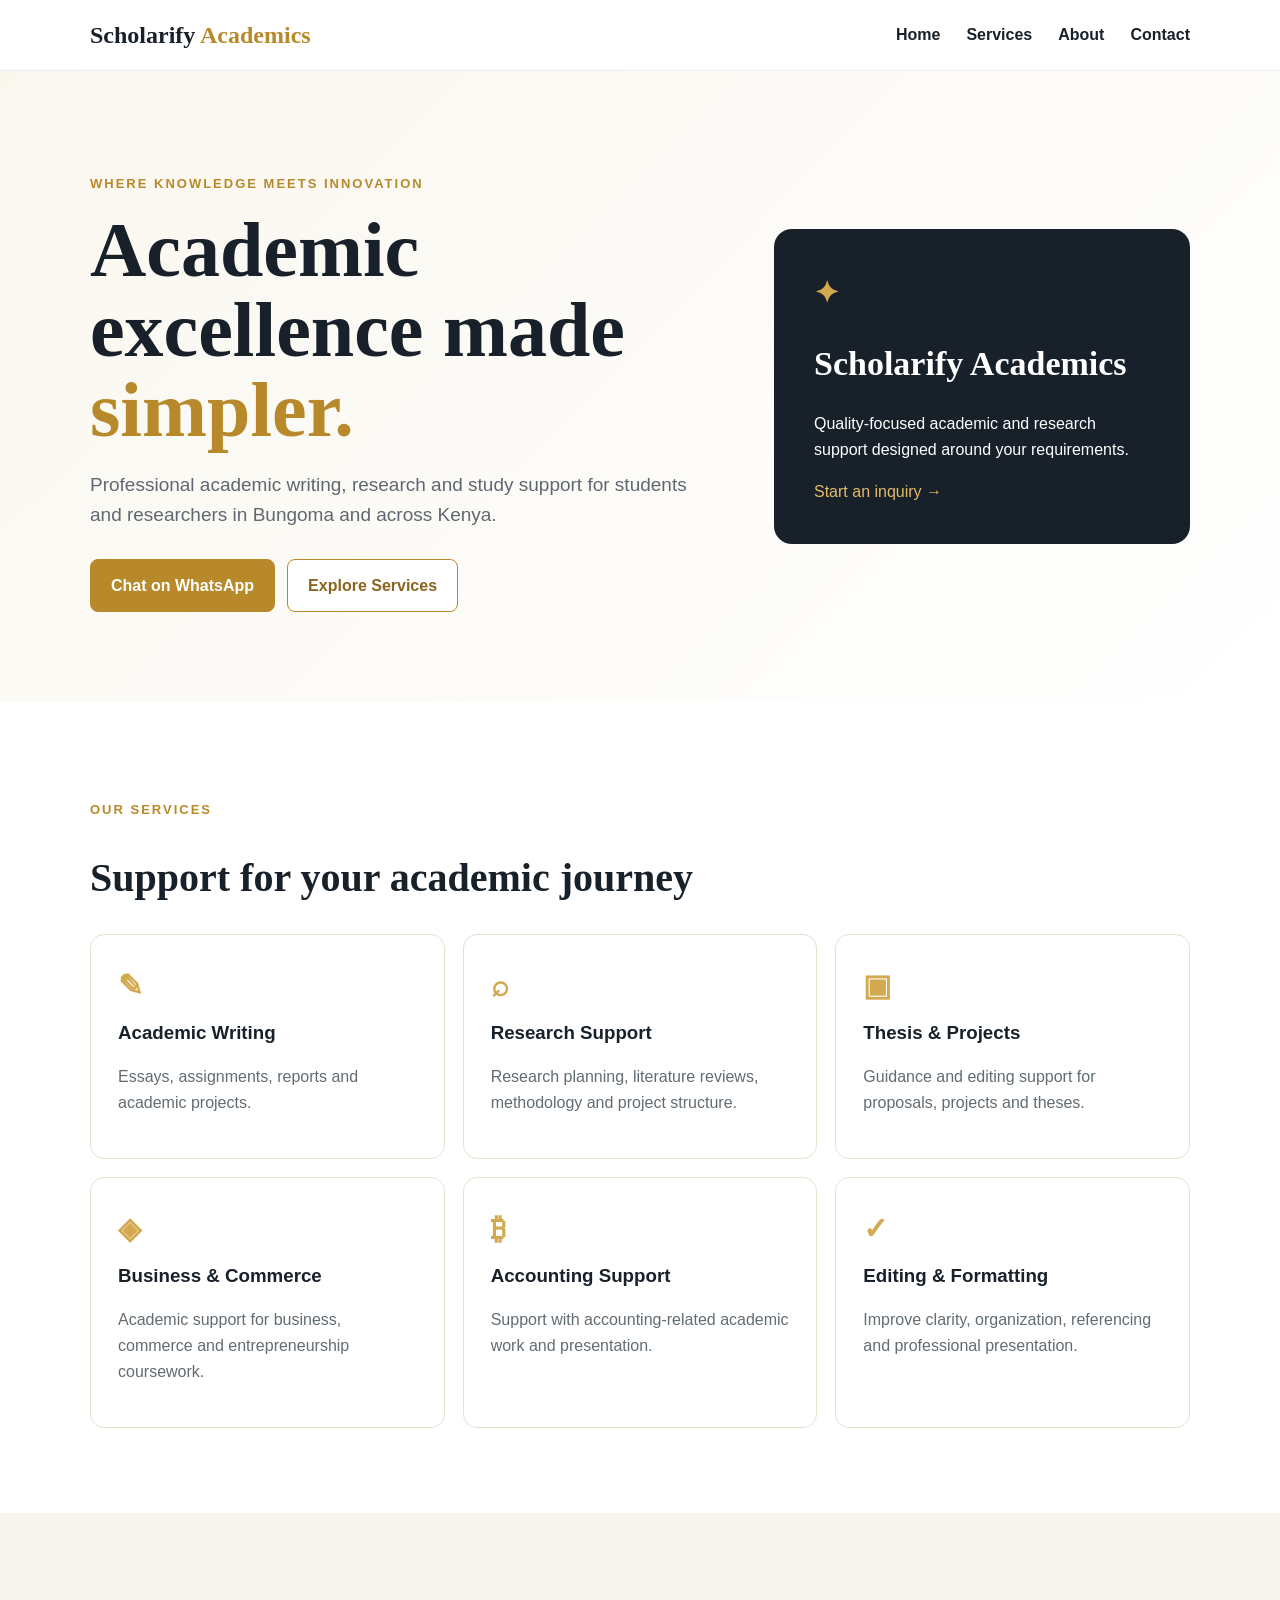
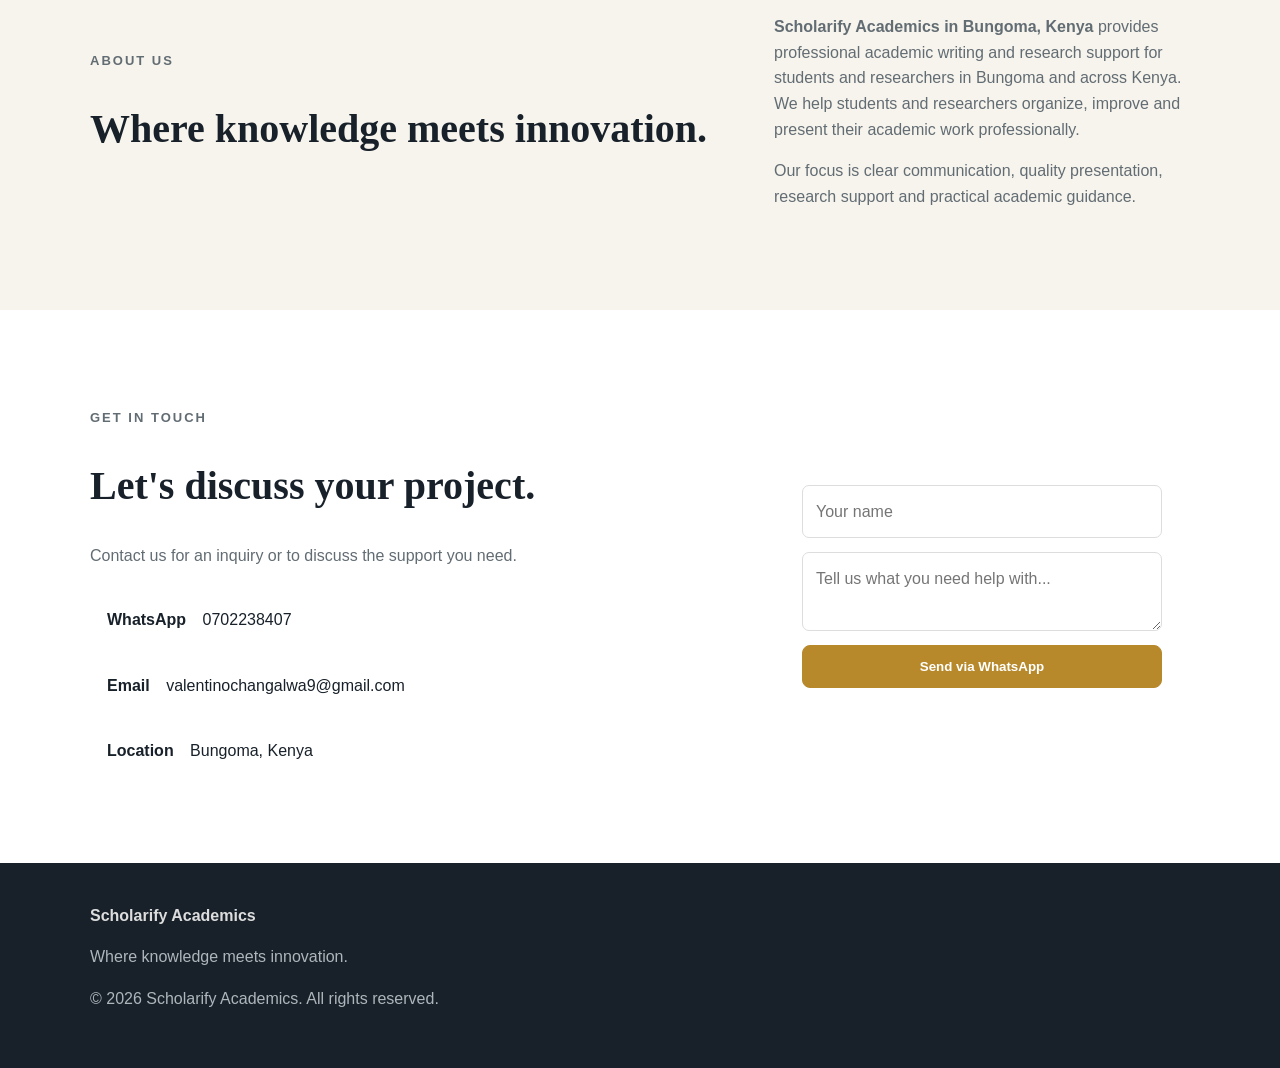
<file: index.html>
<!doctype html>
<html lang="en">
<head>
<meta charset="utf-8"><meta name="viewport" content="width=device-width,initial-scale=1">
<title><title>Scholarify Academics | Academic Writing & Research Support in Kenya, UK & Kuwait</title>
<meta name="description" content="<meta name="description" content="Scholarify Academics provides academic writing, research, thesis and project support for students and researchers in Kenya, the United Kingdom and Kuwait.">
<meta name="keywords" content="<meta name="keywords" content="Scholarify Academics, academic writing Kenya, academic writing UK, academic writing Kuwait, thesis writing, research support, project writing, dissertation support, academic research">
<meta name="robots" content="index,follow">
<link rel="stylesheet" href="style.css">
<script type="application/ld+json">
{
  "@context":"https://schema.org",
  "@type":"ProfessionalService",
  "name":"Scholarify Academics",
  "description":"Academic writing, research, thesis and project support service in Bungoma, Kenya.",
  "url":"https://valentinochangalwa9-dotcom.github.io/scholarify-academics/",
  "telephone":"+254702238407",
  "email":"valentinochangalwa9@gmail.com",
  "address":{
    "@type":"PostalAddress",
    "addressLocality":"Bungoma",
    "addressCountry":"KE"
  },
  "areaServed":["Kenya","United Kingdom","Kuwait"],
  "serviceType":[
    "Academic Writing",
    "Research Support",
    "Thesis and Project Support",
    "Business and Commerce Academic Support",
    "Accounting Academic Support",
    "Editing and Formatting"
  ]
}
</script>

</head>
<body>
<header><div class="nav"><a class="logo" href="#home">Scholarify <span>Academics</span></a><button id="menu">☰</button><nav id="links"><a href="#home">Home</a><a href="#services">Services</a><a href="#about">About</a><a href="#contact">Contact</a></nav></div></header>
<section class="hero" id="home"><div class="wrap hero-grid"><div><p class="gold">WHERE KNOWLEDGE MEETS INNOVATION</p><h1>Academic excellence made <span>simpler.</span></h1><p class="lead">Professional academic writing, research and study support for students and researchers in Bungoma and across Kenya.</p><div class="buttons"><a class="btn goldbtn" href="https://wa.me/254702238407?text=Hello%20Scholarify%20Academics%2C%20I%20would%20like%20to%20make%20an%20inquiry." target="_blank">Chat on WhatsApp</a><a class="btn outline" href="#services">Explore Services</a></div></div><div class="hero-card"><b>✦</b><h2>Scholarify Academics</h2><p>Quality-focused academic and research support designed around your requirements.</p><a href="#contact">Start an inquiry →</a></div></div></section>
<section class="section" id="services"><div class="wrap"><p class="gold">OUR SERVICES</p><h2>Support for your academic journey</h2><div class="cards"><article><b>✎</b><h3>Academic Writing</h3><p>Essays, assignments, reports and academic projects.</p></article><article><b>⌕</b><h3>Research Support</h3><p>Research planning, literature reviews, methodology and project structure.</p></article><article><b>▣</b><h3>Thesis & Projects</h3><p>Guidance and editing support for proposals, projects and theses.</p></article><article><b>◈</b><h3>Business & Commerce</h3><p>Academic support for business, commerce and entrepreneurship coursework.</p></article><article><b>₿</b><h3>Accounting Support</h3><p>Support with accounting-related academic work and presentation.</p></article><article><b>✓</b><h3>Editing & Formatting</h3><p>Improve clarity, organization, referencing and professional presentation.</p></article></div></div></section>
<section class="section pale" id="about"><div class="wrap two"><div><p class="gold">ABOUT US</p><h2>Where knowledge meets innovation.</h2></div><div><p><strong>Scholarify Academics in Bungoma, Kenya</strong> provides professional academic writing and research support for students and researchers in Bungoma and across Kenya. We help students and researchers organize, improve and present their academic work professionally.</p><p>Our focus is clear communication, quality presentation, research support and practical academic guidance.</p></div></div></section>
<section class="section" id="contact"><div class="wrap two"><div><p class="gold">GET IN TOUCH</p><h2>Let's discuss your project.</h2><p>Contact us for an inquiry or to discuss the support you need.</p><div class="contact"><a href="https://wa.me/254702238407" target="_blank"><b>WhatsApp</b> 0702238407</a><a href="mailto:valentinochangalwa9@gmail.com"><b>Email</b> valentinochangalwa9@gmail.com</a><div><b>Location</b> Bungoma, Kenya</div></div></div><form id="form"><input id="name" required placeholder="Your name"><textarea id="msg" required placeholder="Tell us what you need help with..."></textarea><button class="btn goldbtn">Send via WhatsApp</button></form></div></section>
<footer><div class="wrap"><strong>Scholarify Academics</strong><p>Where knowledge meets innovation.</p><p>© <span id="year"></span> Scholarify Academics. All rights reserved.</p></div></footer>
<script src="script.js"></script>
</body></html>
</file>
<file: style.css>
*{box-sizing:border-box}html{scroll-behavior:smooth}body{margin:0;font-family:Arial,sans-serif;color:#18212a;line-height:1.6}header{position:sticky;top:0;background:#fff;border-bottom:1px solid #eee;z-index:5}.nav,.wrap{width:min(1100px,92%);margin:auto}.nav{height:70px;display:flex;align-items:center;justify-content:space-between}.logo{font:700 24px Georgia;text-decoration:none;color:#18212a}.logo span,h1 span{color:#b8892b}nav{display:flex;gap:26px}nav a{color:#18212a;text-decoration:none;font-weight:600}#menu{display:none;background:none;border:0;font-size:25px}.hero{padding:90px 0;background:linear-gradient(135deg,#faf7ef,#fff)}.hero-grid,.two{display:grid;grid-template-columns:1.2fr .8fr;gap:60px;align-items:center}.gold{color:#b8892b;font-weight:800;letter-spacing:2px;font-size:13px}.hero h1{font:700 clamp(45px,7vw,78px)/1.03 Georgia;margin:15px 0}.lead{font-size:19px;color:#5f6870}.buttons{display:flex;gap:12px;margin-top:28px;flex-wrap:wrap}.btn{display:inline-block;padding:13px 20px;border-radius:8px;text-decoration:none;font-weight:700;border:1px solid #b8892b;cursor:pointer}.goldbtn{background:#b8892b;color:white}.outline{color:#8a651f;background:white}.hero-card{background:#18212a;color:white;padding:40px;border-radius:18px}.hero-card b,.cards b{color:#d3a94f;font-size:30px}.hero-card h2{font:700 34px Georgia}.hero-card a{color:#e1bc68;text-decoration:none}.section{padding:85px 0}.pale{background:#f7f4ed}.section h2{font:700 40px Georgia}.cards{display:grid;grid-template-columns:repeat(3,1fr);gap:18px}.cards article{padding:27px;border:1px solid #e8dfcf;border-radius:14px;background:white}.cards h3{margin:8px 0}.cards p,.two p{color:#626c73}.contact{display:grid;gap:12px;margin-top:25px}.contact a,.contact div{padding:14px 17px;background:#fff;border-radius:8px;color:#18212a;text-decoration:none}.contact b{margin-right:12px}form{background:#fff;padding:28px;border-radius:14px;display:grid;gap:14px}input,textarea{font:inherit;padding:13px;border:1px solid #ddd;border-radius:7px}footer{background:#18212a;color:#ddd;padding:40px 0}footer p{color:#aeb6bb}@media(max-width:750px){nav{display:none;position:absolute;top:70px;left:0;right:0;background:#fff;padding:20px;flex-direction:column}.nav{position:relative}#menu{display:block}.hero-grid,.two{grid-template-columns:1fr}.cards{grid-template-columns:1fr}.hero{padding:60px 0}.section{padding:60px 0}}
</file>
